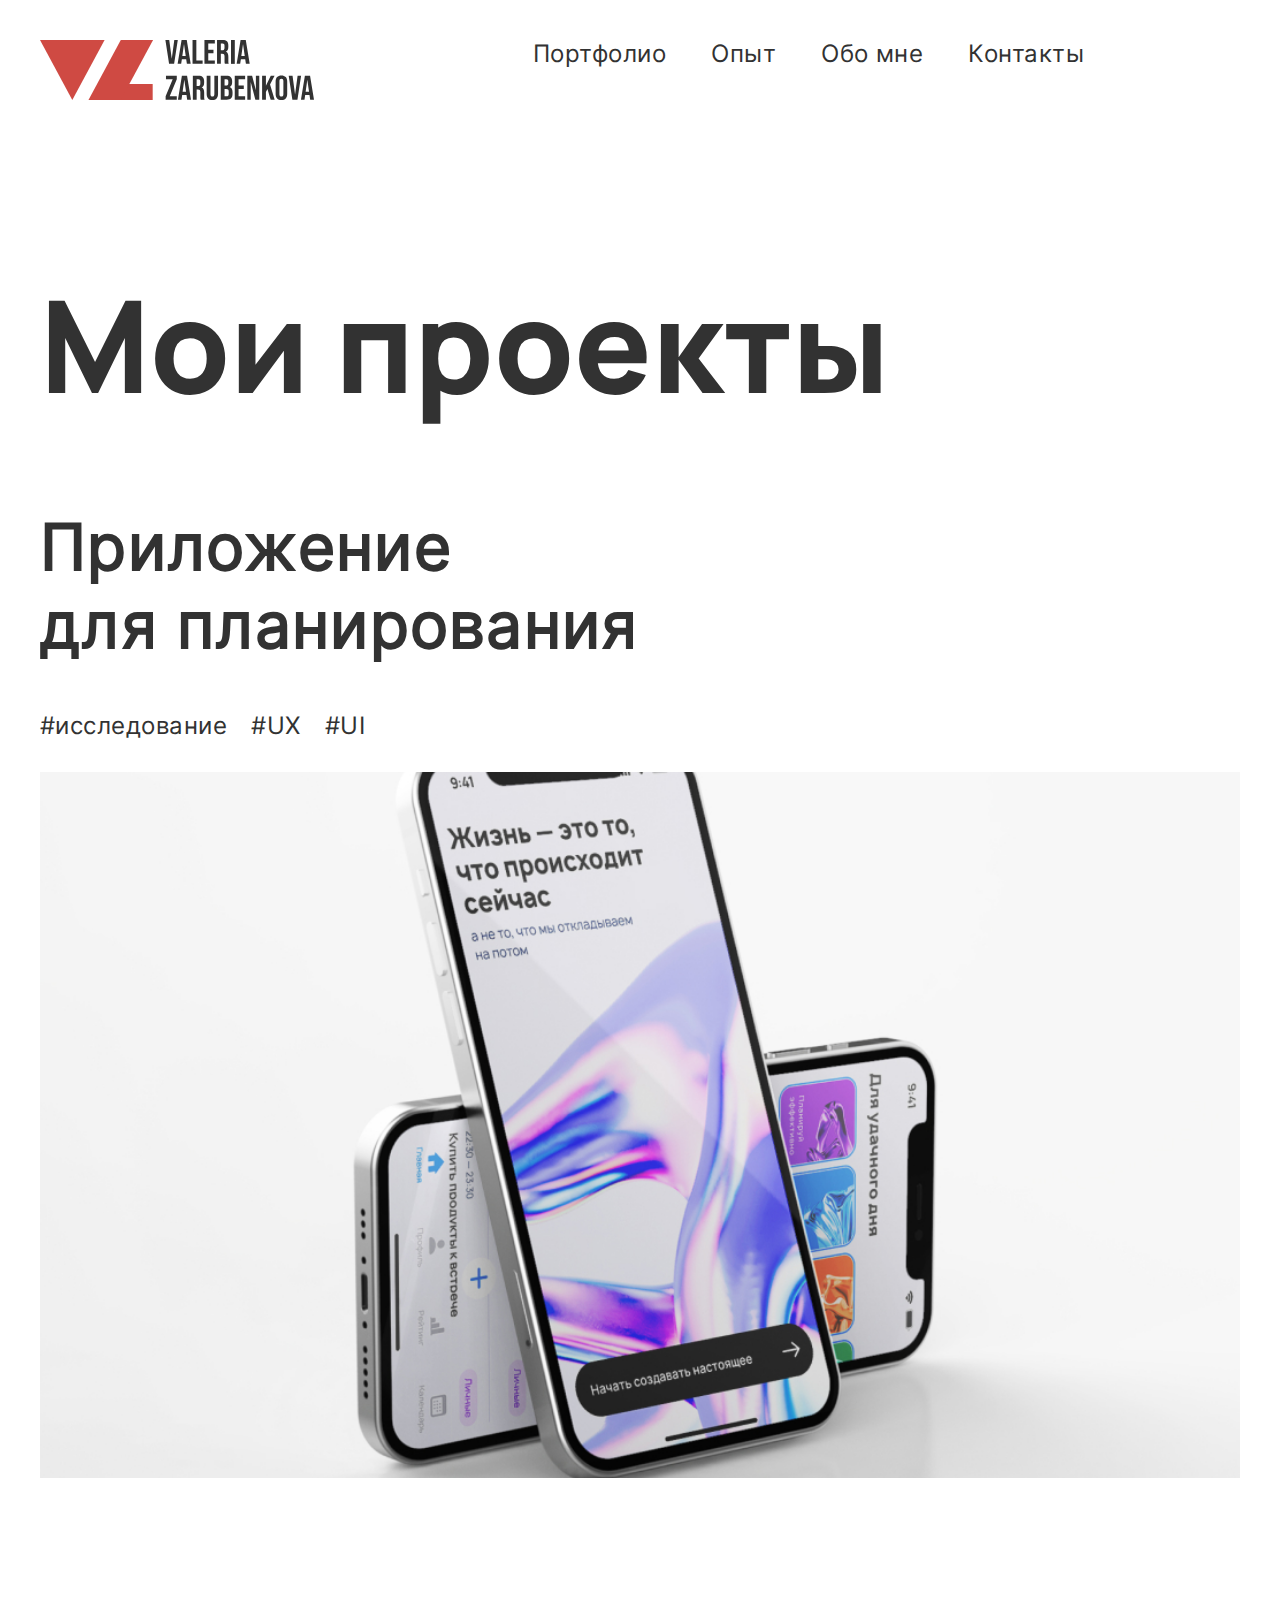
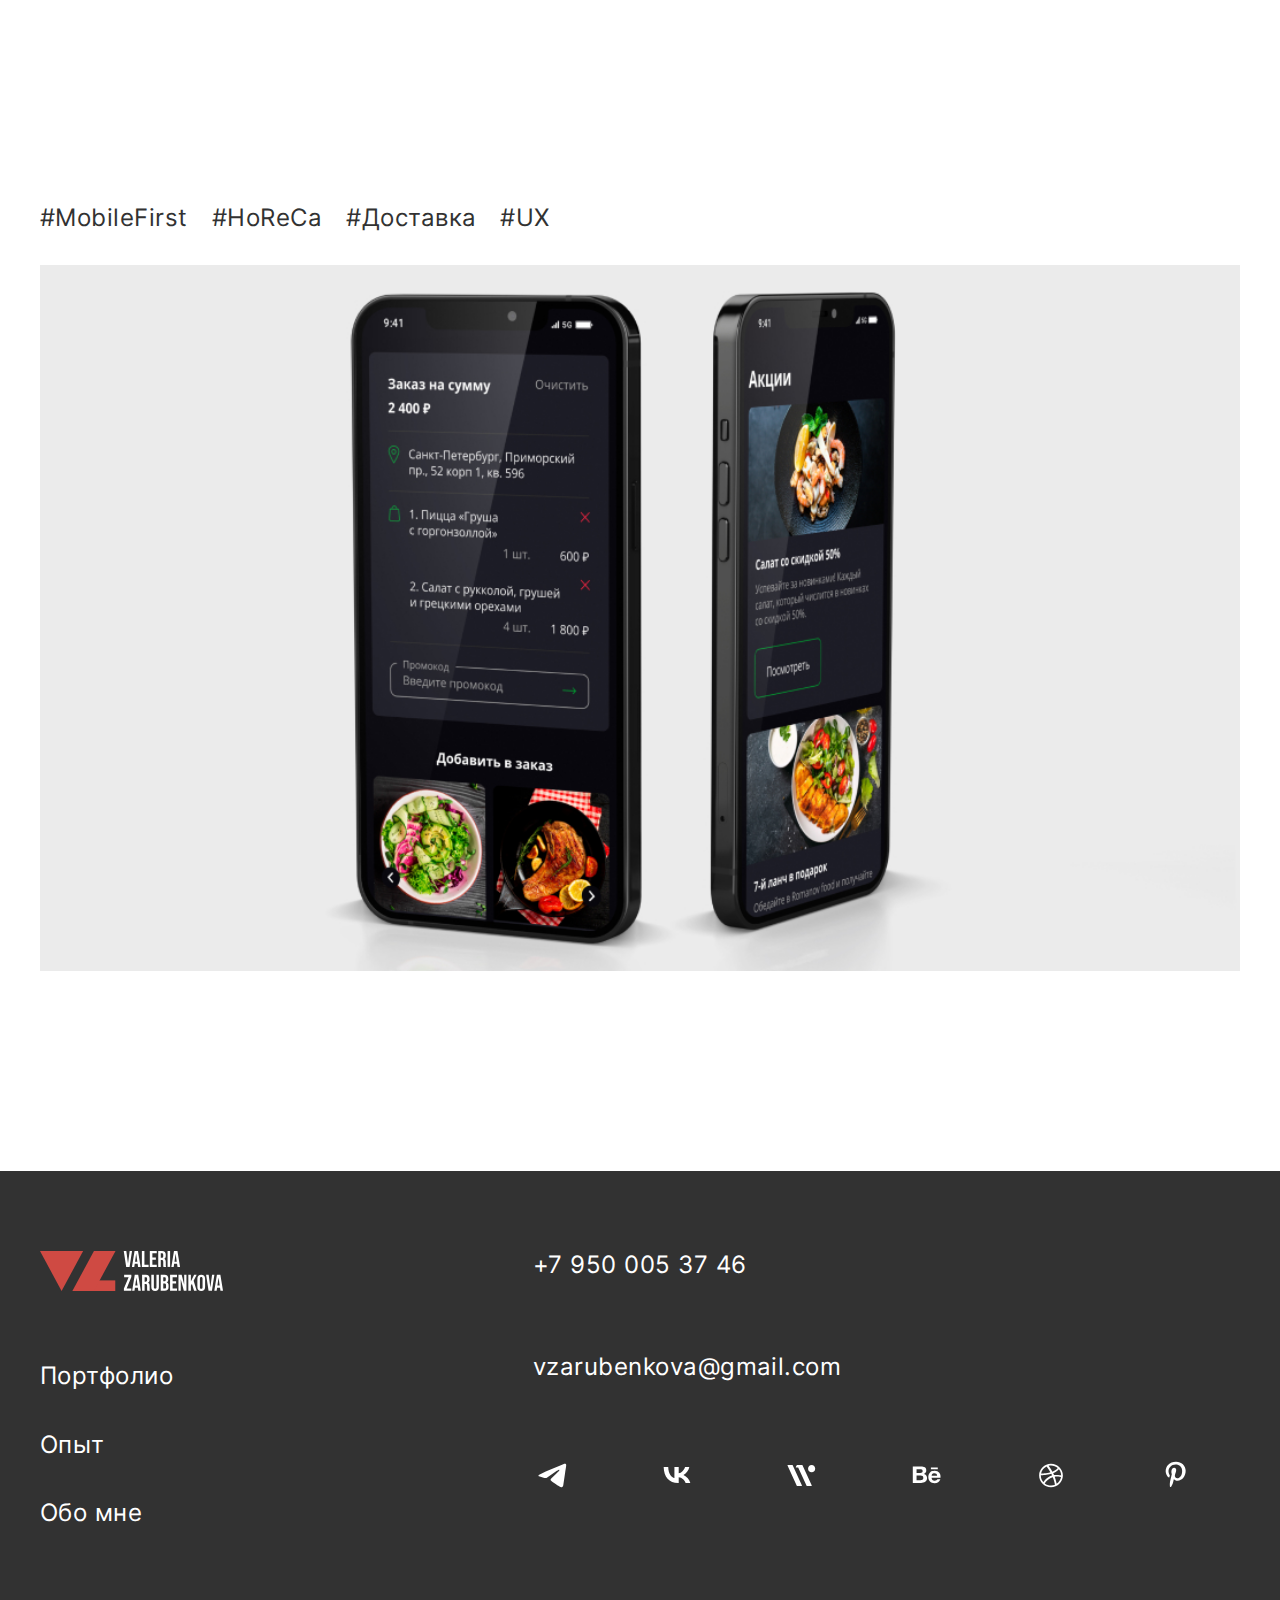
<file: projects/index.html>
<!DOCTYPE html>
<html lang="ru">
<head>
  <meta charset="UTF-8">
  <meta http-equiv="X-UA-Compatible" content="IE=edge">
  <meta name="viewport" content="width=device-width, initial-scale=1.0">
  <title>UX/UI дизайнер</title>
  <link rel="icon" href="../images/icons/favicon.svg" type="image/svg+xml">
  <link rel="preload" href="../fonts/Manrope-SemiBold.woff2" as="font" type="font/woff2" crossorigin>
  <link rel="preload" href="../fonts/Manrope-ExtraBold.woff2" as="font" type="font/woff2" crossorigin>
  <link rel="preload" href="../fonts/Inter-Regular.woff2" as="font" type="font/woff2" crossorigin>
  <link rel="stylesheet" href="../fonts/fonts.css">
  <link rel="stylesheet" href="../styles/tiny-slider.css">
  <link rel="stylesheet" href="../styles/aos.css">
  <link rel="stylesheet" href="../styles/style.css">
  <script src="../js/tiny-slider.js"></script>
  <script src="../js/aos.js"></script>
  <script src="../js/script.js"></script>  
</head>
<body>
  <div class="burger_content limiter">
    <div class="burger_header">
      <div class="burger_logo">
        <img src="../images/icons/logo_light.svg" alt="logotype">
      </div>
      <button class="burger_close"></button>
    </div>
    <nav>
      <ul class="burger_menu">
        <li><a>Портфолио</a></li>
        <li><a href="../#experience">Опыт</a></li>
        <li><a href="../#about">Обо мне</a></li>          
        <li><a href="#contacts">Контакты</a></li>
      </ul>
    </nav>
    <div class="burger_contacts">
      <a class="contact_phone" href="tel:+79500053746">+7 950 005 37 46</a>
      <a href="mailto:vzarubenkova@gmail.com">vzarubenkova@gmail.com</a>
      <div class="soc_list">
        <a class="soc_item telegram" href="#"></a>
        <a class="soc_item vk" href="#"></a>
        <a class="soc_item now" href="#"></a>
        <a class="soc_item behance" href="#"></a>
        <a class="soc_item dribbble" href="#"></a>
        <a class="soc_item pinterest" href="#"></a>
      </div>
    </div>
  </div>
  <header class="limiter">
   <div class="container">
      <a href="/" class="header_logo">
        <img src="../images/icons/logo_dark.svg" alt="logotype">
      </a>
      <nav class="header_nav">
        <ul class="header_menu">
          <li><a>Портфолио</a></li>
          <li><a href="../#experience">Опыт</a></li>
          <li><a href="../#about">Обо мне</a></li>          
          <li><a href="#contacts">Контакты</a></li>
        </ul>
      </nav>
      <button class="header_burger"></button>
   </div>    
  </header>
  <main class="limiter">    
    <section class="projects">
      <div class="container">
        <h1 class="third_column">Мои проекты</h1>
      </div>
      <div class="container project">
        <div class="projects_left">
          <div class="projects_heading">
            <h2 data-aos="fade-up-20" data-aos-duration="700"><a href="./detail.html">Приложение<br> для планирования</a></h2>
          </div>
          <div class="project_tags">
            <div class="project_tag">#исследование</div>
            <div class="project_tag">#UX</div>
            <div class="project_tag">#UI</div>
          </div>
        </div>
        <div class="projects_right">
          <a href="./detail.html">
            <img src="../images/main_project_1.jpg" alt="Приложение для планирования времени">
          </a>      
        </div>
      </div>
      <div class="container project">
        <div class="projects_left">
          <div class="projects_heading">
            <h2 data-aos="fade-up-20" data-aos-duration="700"><a href="./detail.html">Сайт для сети ресторанов</a></h2>
          </div>
          <div class="project_tags">
            <div class="project_tag">#MobileFirst</div>
            <div class="project_tag">#HoReCa</div>
            <div class="project_tag">#Доставка</div>
            <div class="project_tag">#UX</div>
          </div>
        </div>
        <div class="projects_right">
          <a href="./detail.html"><img src="../images/main_project_2.jpg" alt="Сайт для сети ресторанов"></a>           
        </div>
      </div>
    </section>
  </main>
  <footer id="contacts">
    <div class="limiter container">
      <div class="footer_left">
        <a href="/"><img class="footer_logo" src="../images/icons/logo_light.svg"></a>
        <nav>
          <ul>
            <li><a>Портфолио</a></li>
            <li><a href="../#experience">Опыт</a></li>
            <li><a href="../#about">Обо мне</a></li>
          </ul>
        </nav>
      </div>
      <div class="footer_right">
        <a class="contact_phone" href="tel:+79500053746">+7 950 005 37 46</a>
        <a class="contact_email" href="mailto:vzarubenkova@gmail.com">vzarubenkova@gmail.com</a>
        <div class="soc_list">
          <a class="soc_item telegram" href="#"></a>
          <a class="soc_item vk" href="#"></a>
          <a class="soc_item now" href="#"></a>
          <a class="soc_item behance" href="#"></a>
          <a class="soc_item dribbble" href="#"></a>
          <a class="soc_item pinterest" href="#"></a>
        </div>
      </div>
    </div>
  </footer>
</body>
</html>
</file>
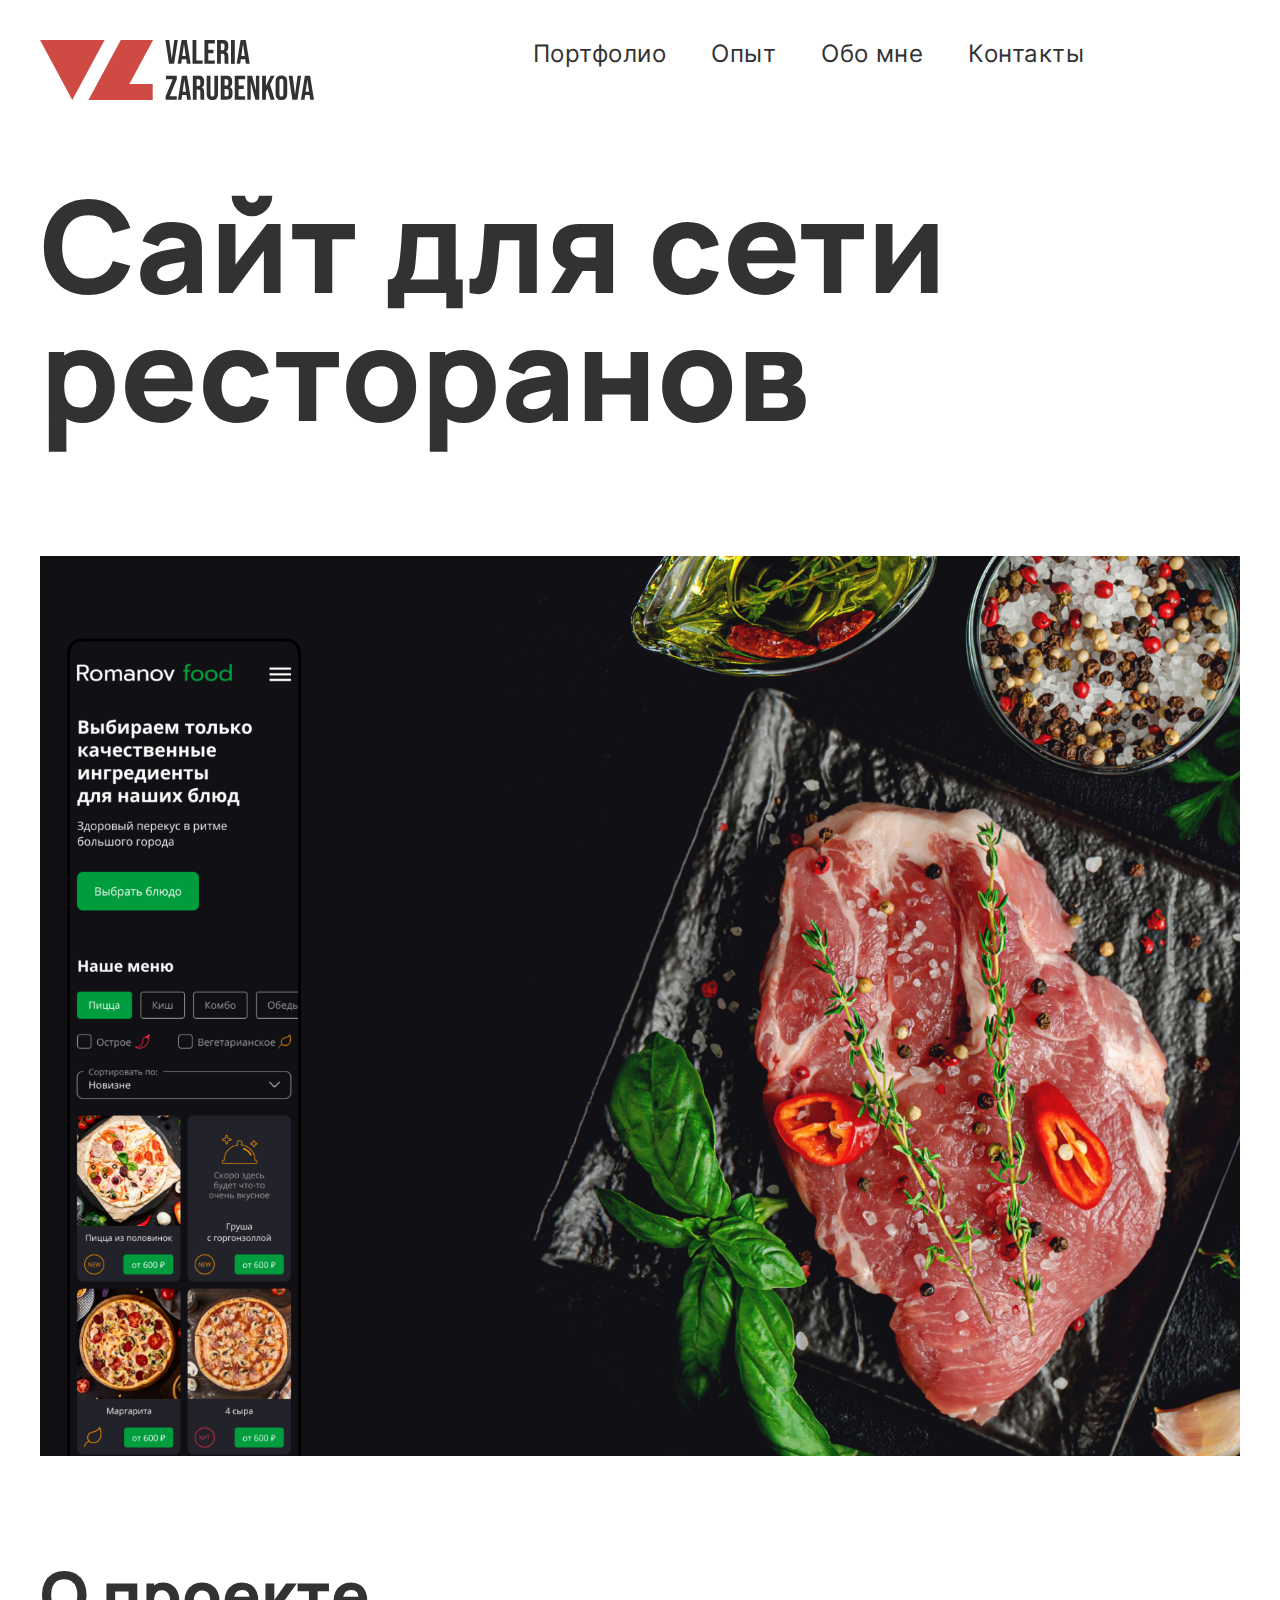
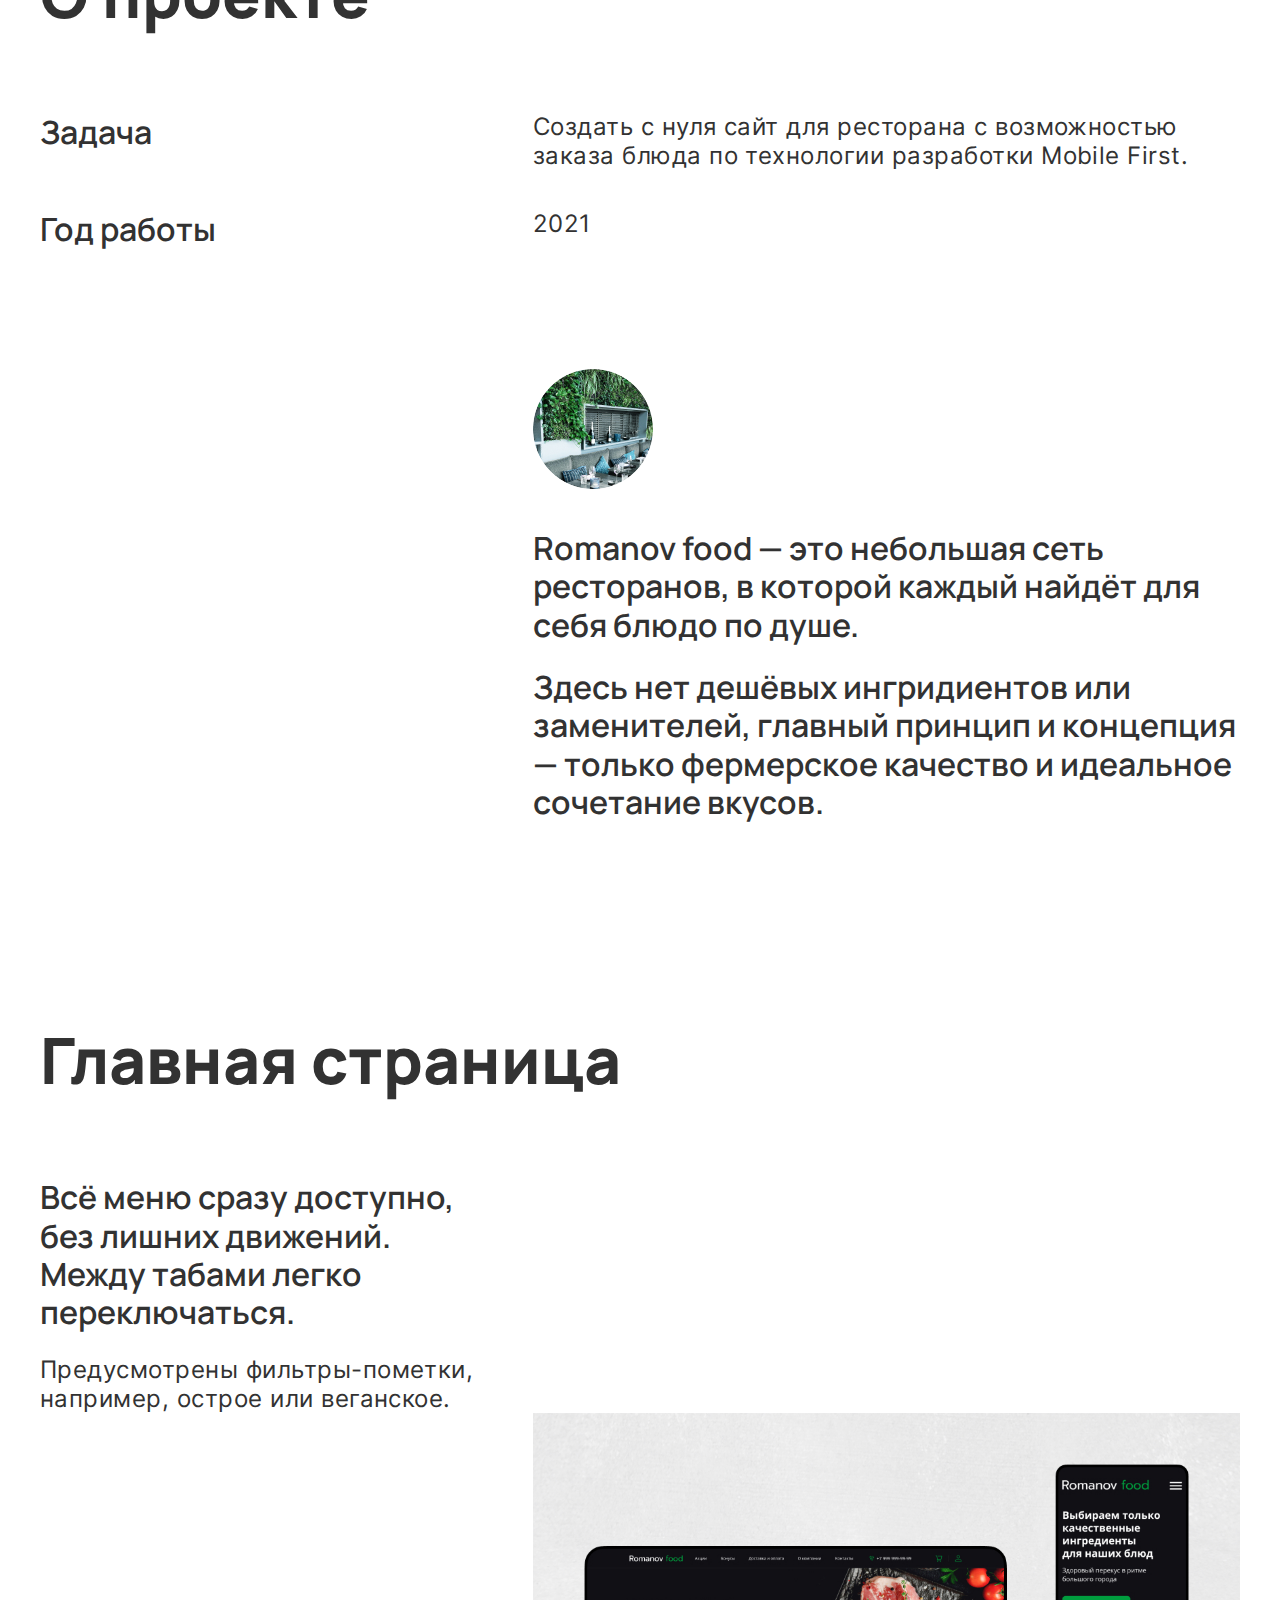
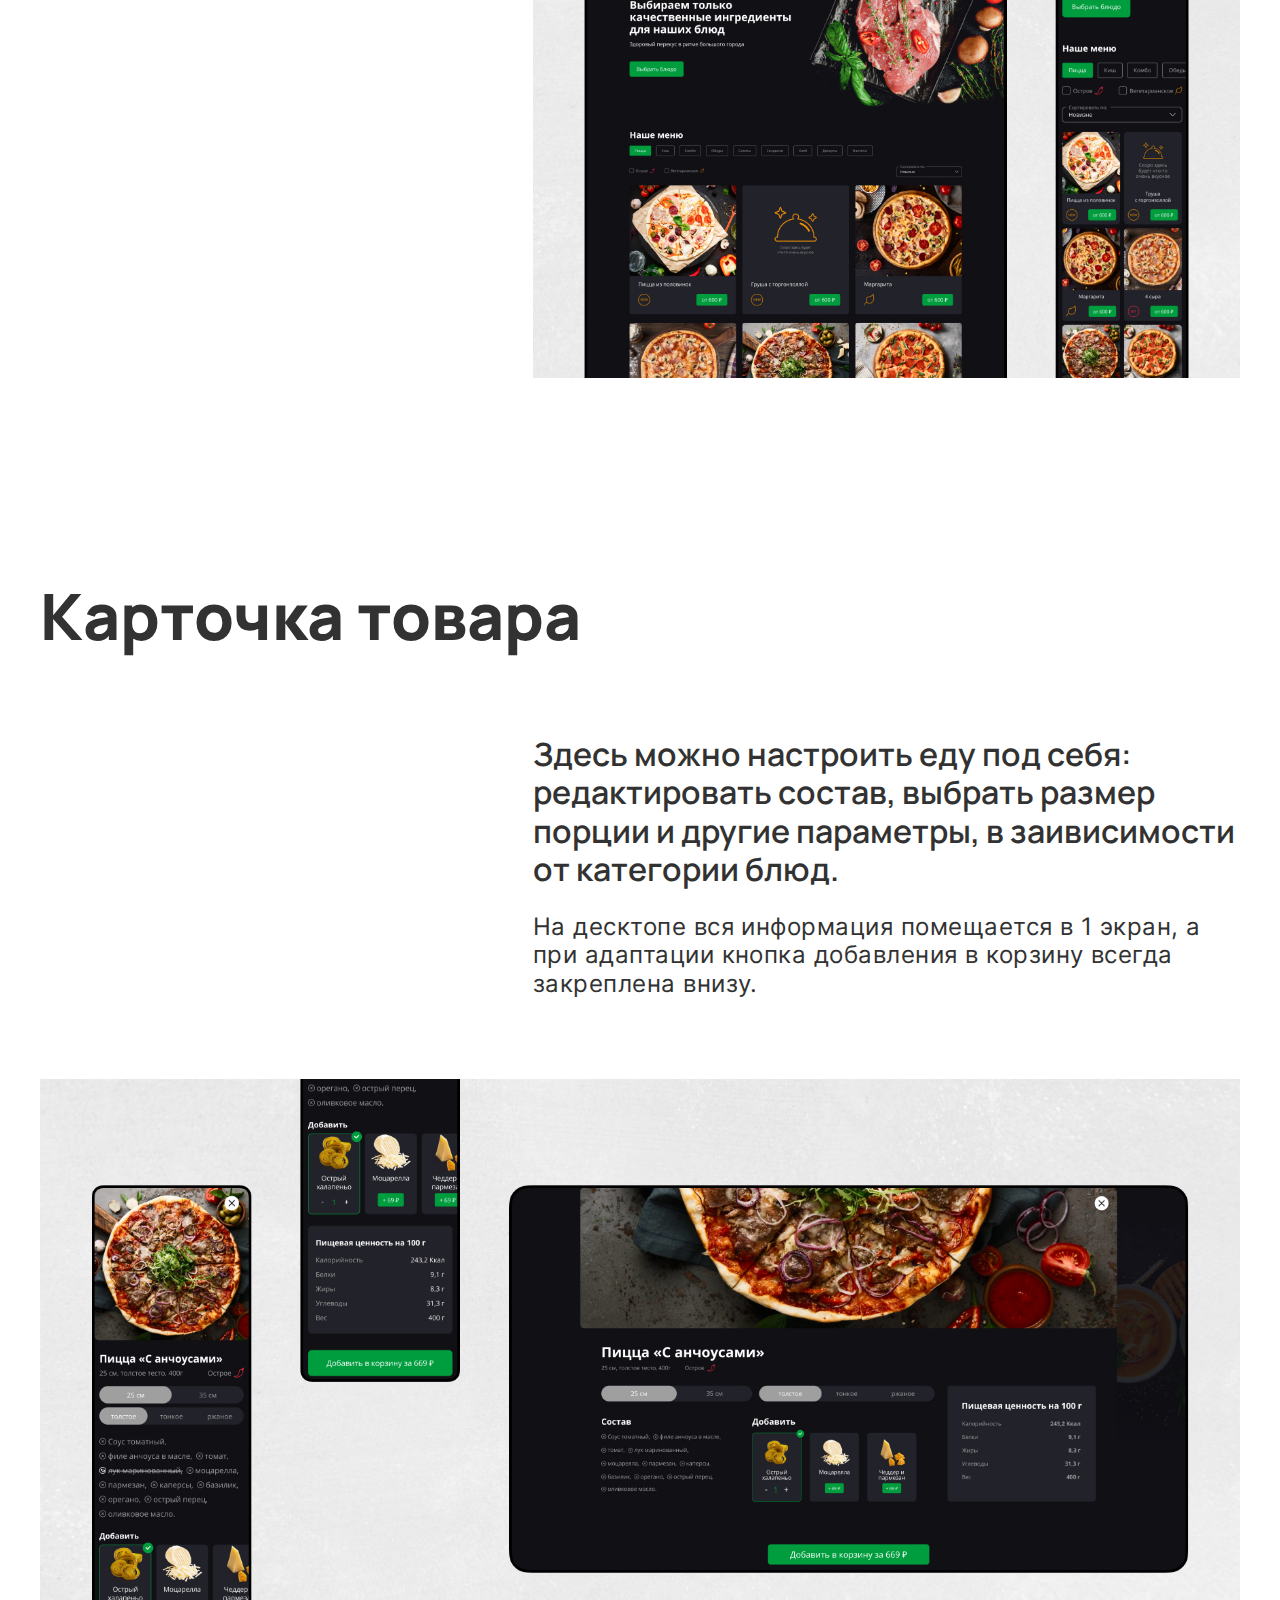
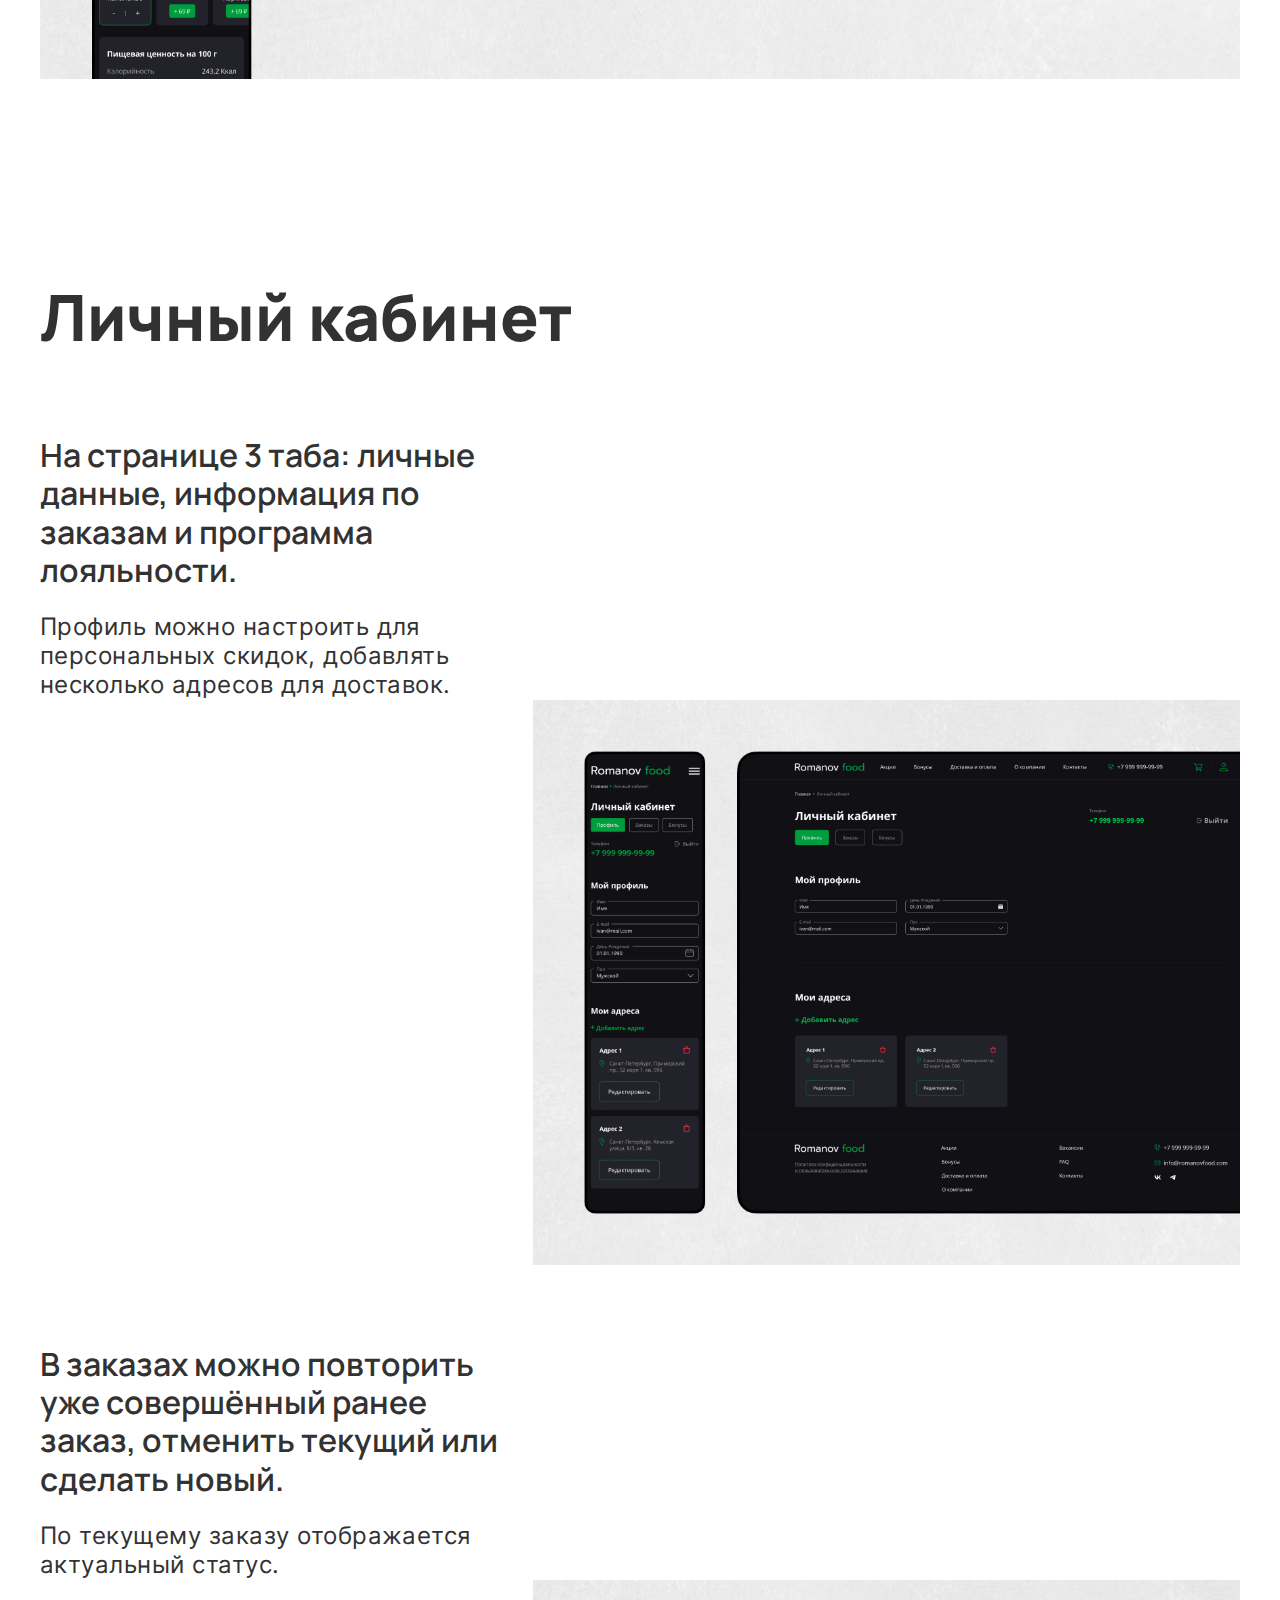
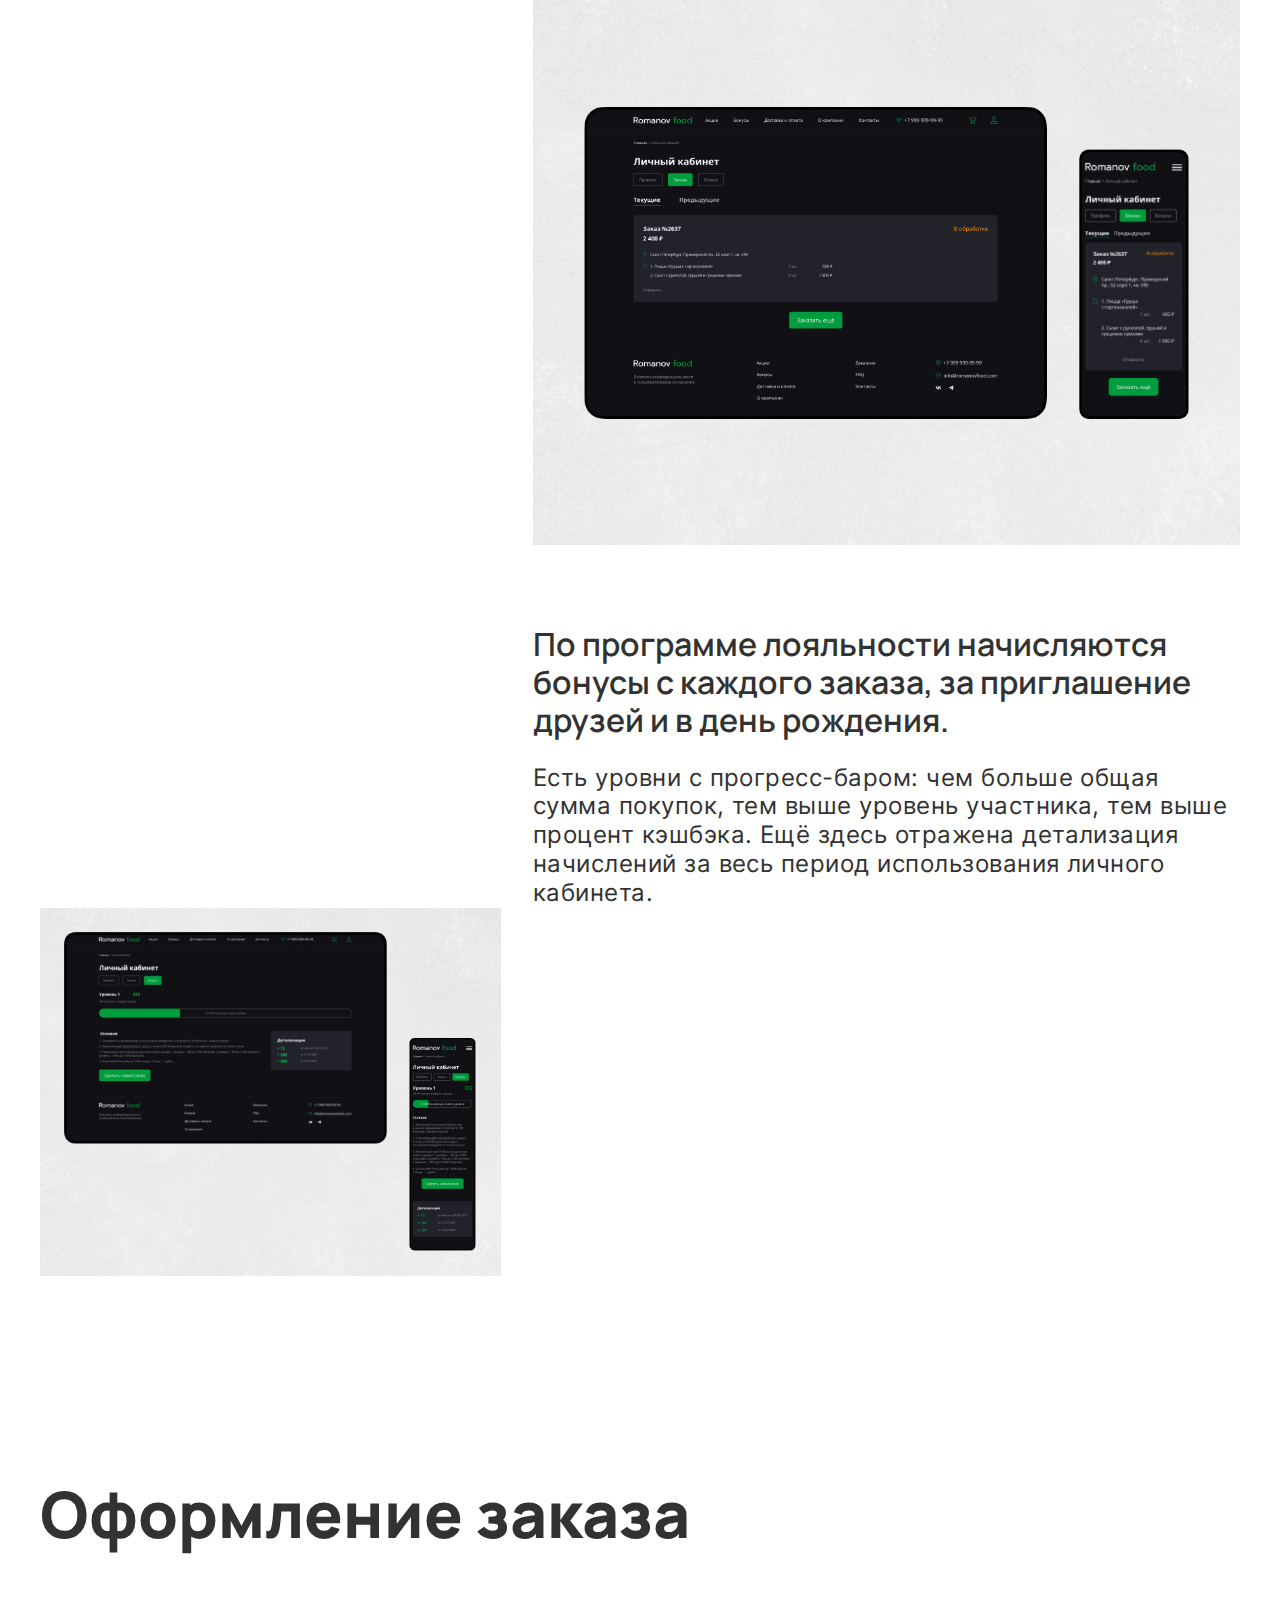
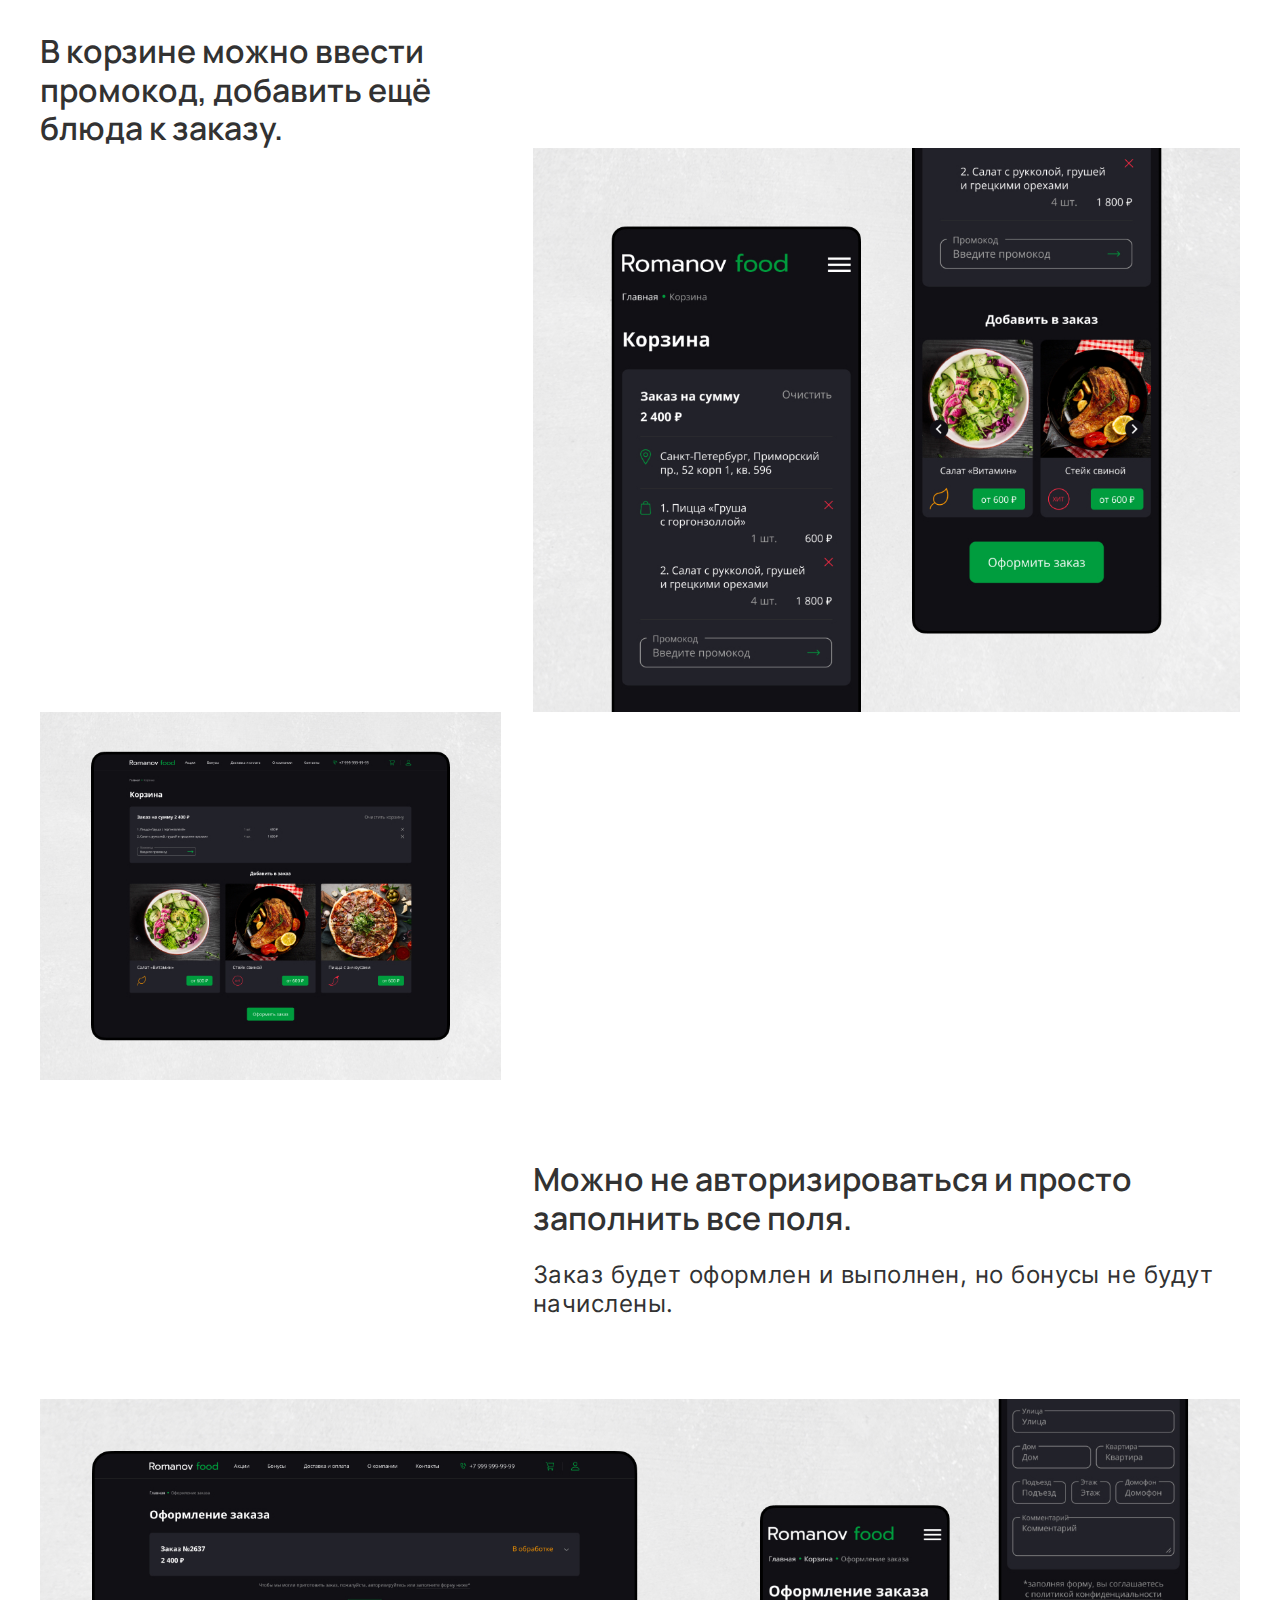
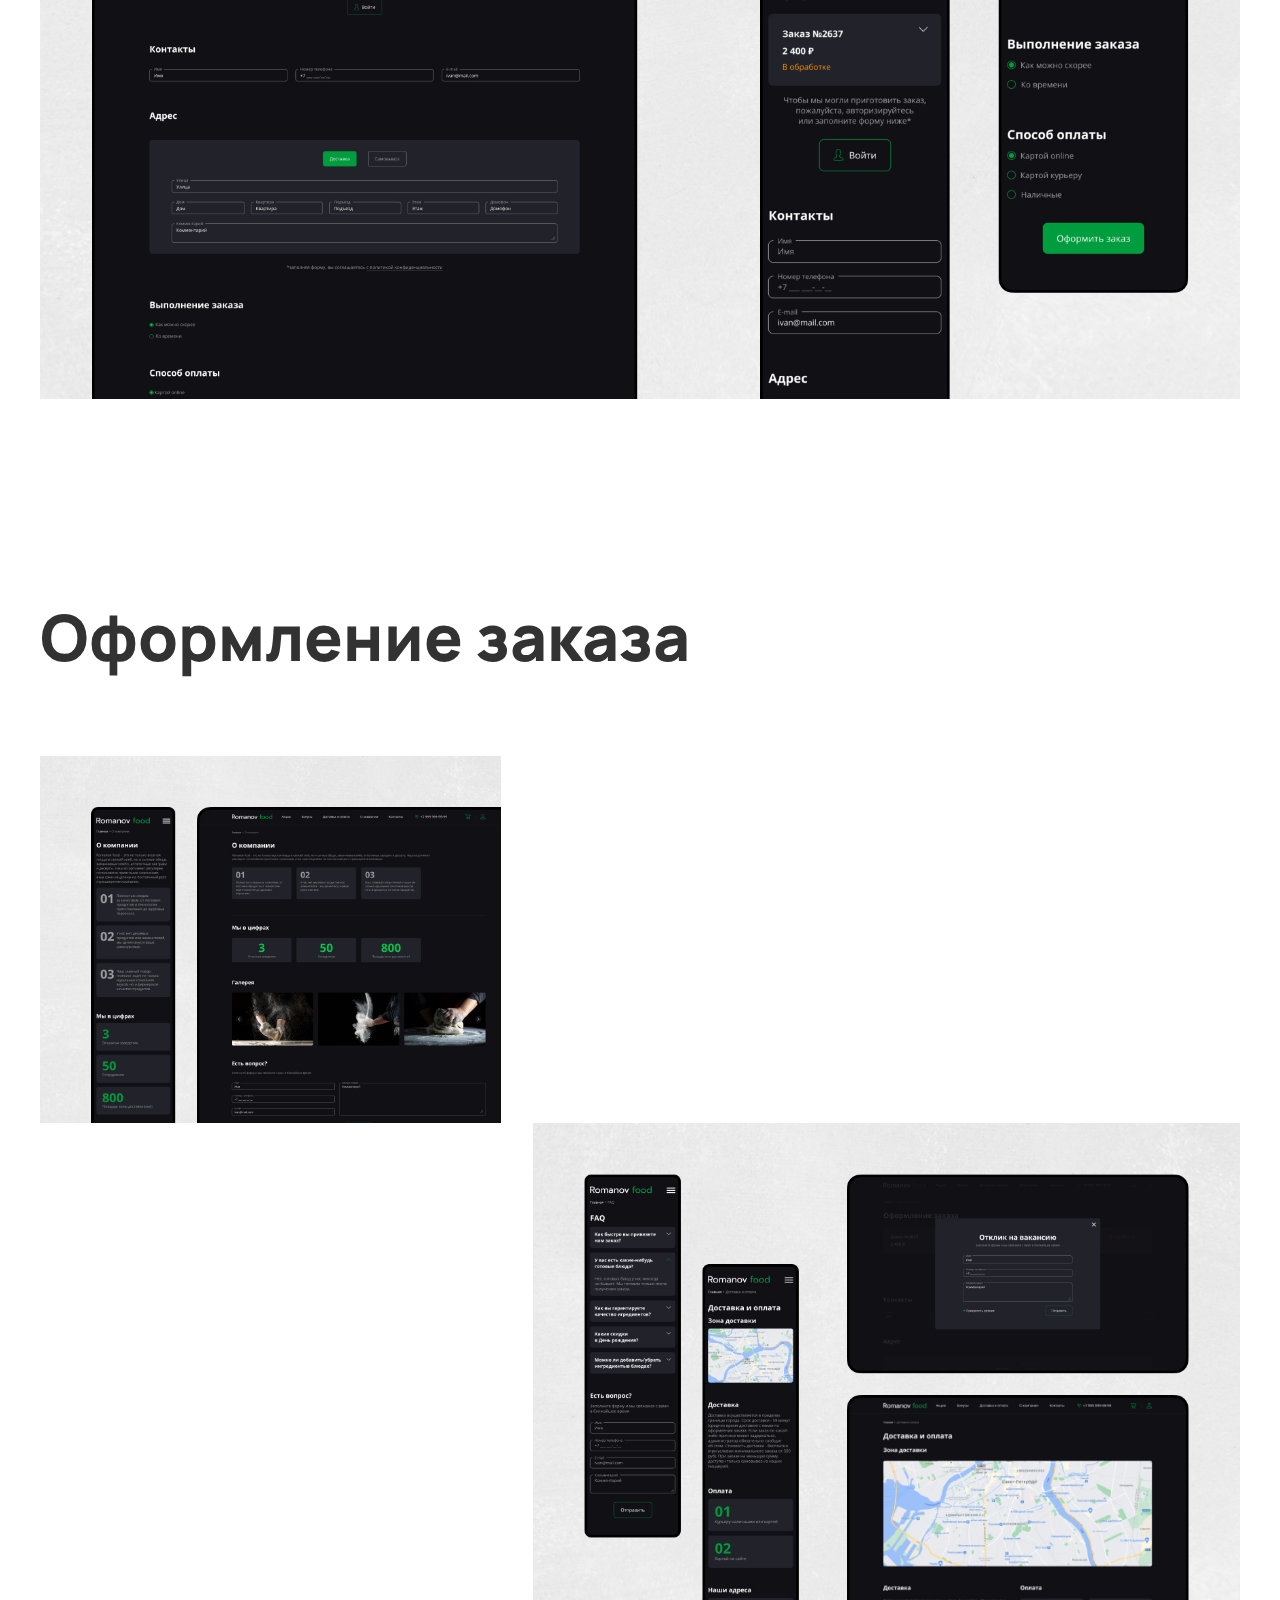
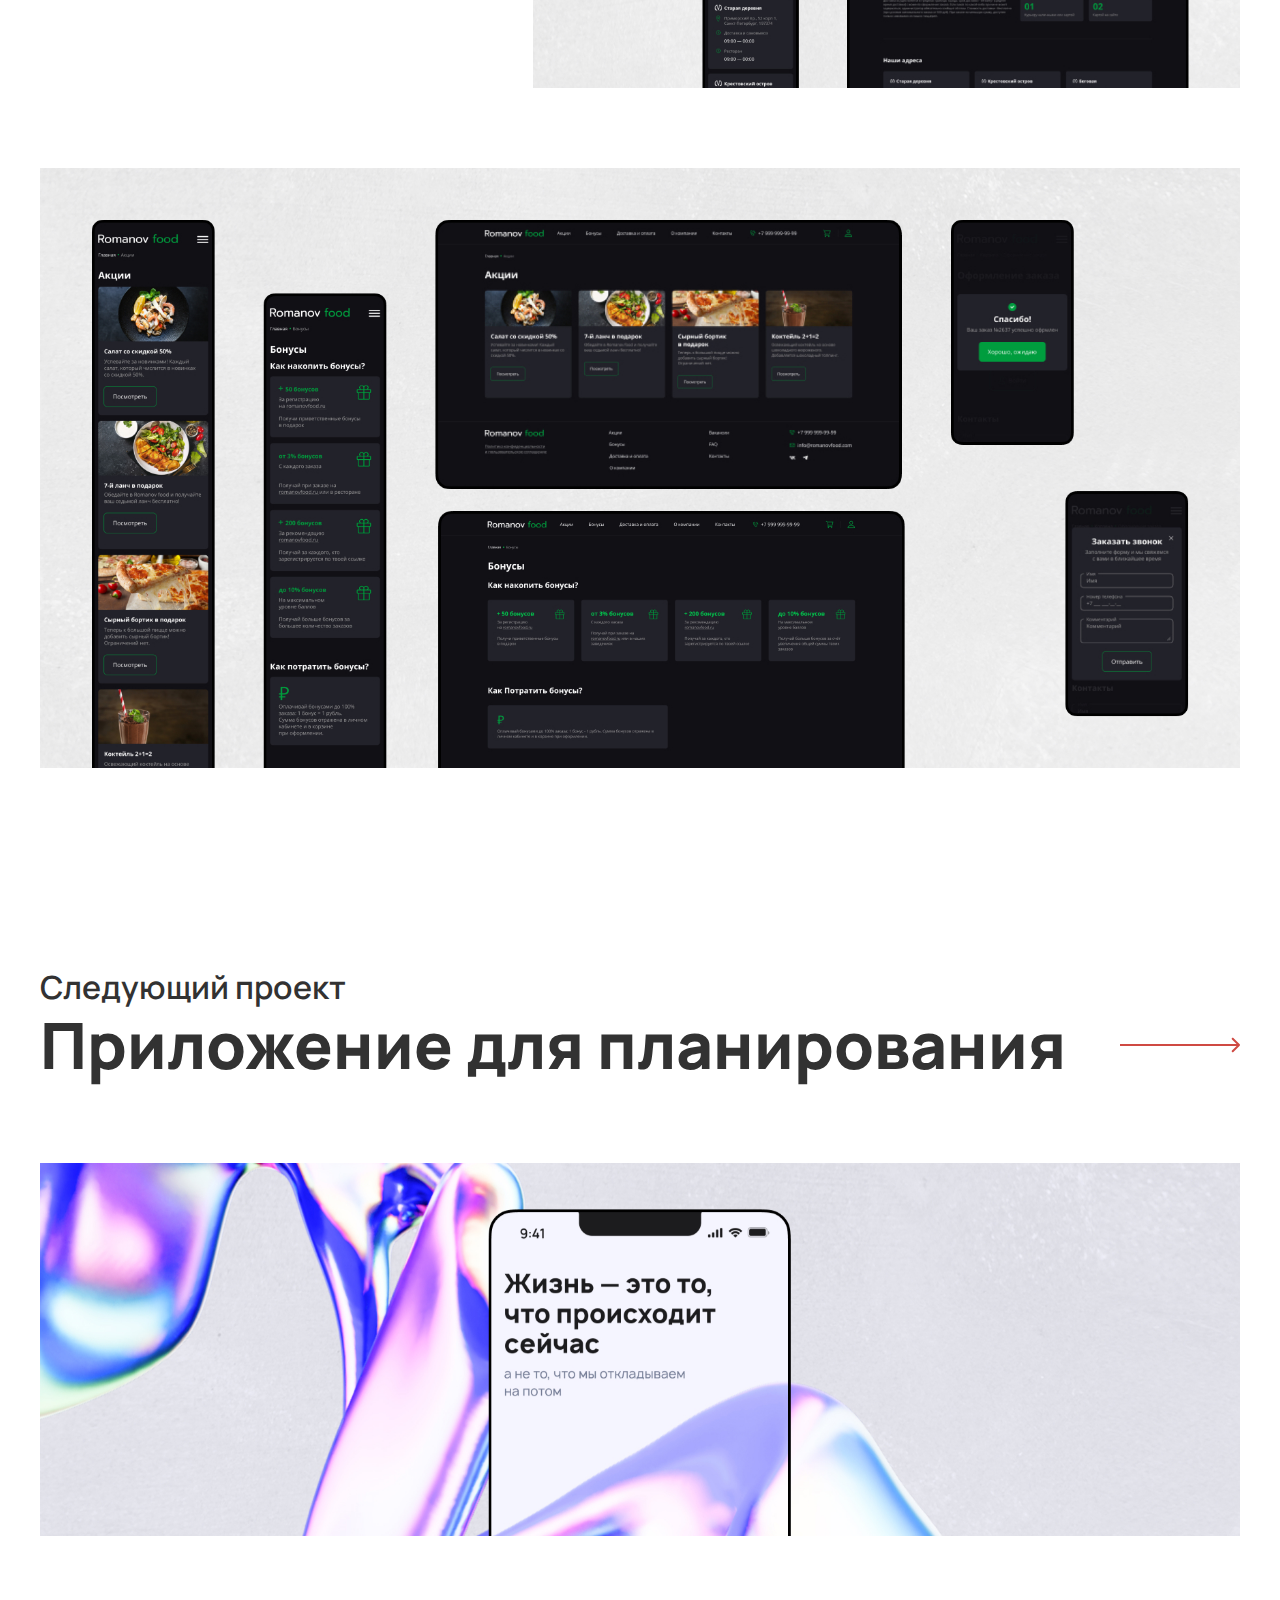
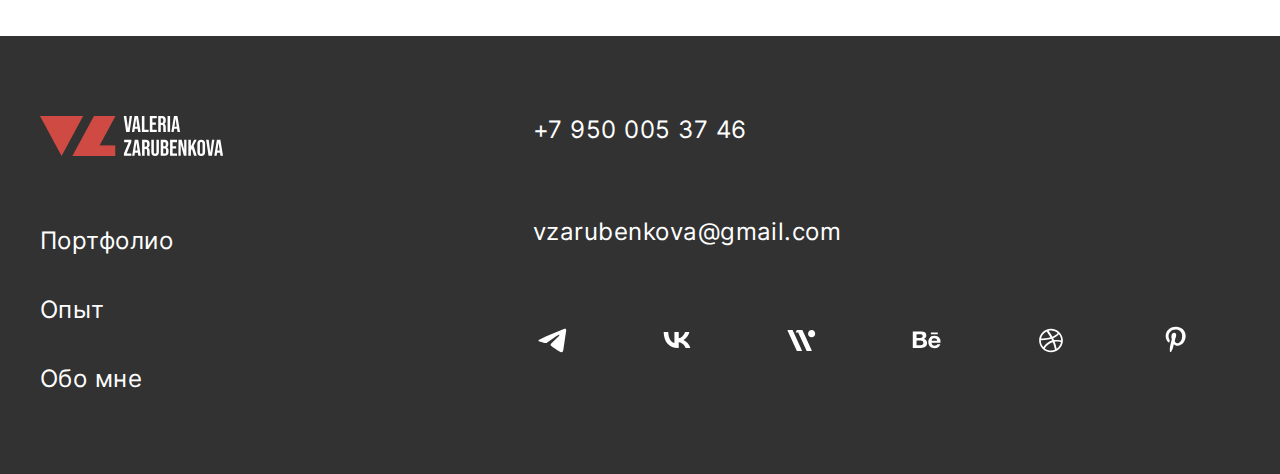
<file: projects/detail.html>
<!DOCTYPE html>
<html lang="ru">
<head>
  <meta charset="UTF-8">
  <meta http-equiv="X-UA-Compatible" content="IE=edge">
  <meta name="viewport" content="width=device-width, initial-scale=1.0">
  <title>UX/UI дизайнер</title>
  <link rel="icon" href="../images/icons/favicon.svg" type="image/svg+xml">
  <link rel="preload" href="../fonts/Manrope-SemiBold.woff2" as="font" type="font/woff2" crossorigin>
  <link rel="preload" href="../fonts/Manrope-ExtraBold.woff2" as="font" type="font/woff2" crossorigin>
  <link rel="preload" href="../fonts/Inter-Regular.woff2" as="font" type="font/woff2" crossorigin>
  <link rel="stylesheet" href="../fonts/fonts.css">
  <link rel="stylesheet" href="../styles/tiny-slider.css">
  <link rel="stylesheet" href="../styles/aos.css">
  <link rel="stylesheet" href="../styles/style.css">
  <link rel="stylesheet" href="../styles/detail.css">
  <script src="../js/tiny-slider.js"></script>
  <script src="../js/aos.js"></script>
  <script src="../js/script.js"></script>  
</head>
<body>
  <div class="burger_content limiter">
    <div class="burger_header">
      <div class="burger_logo">
        <img src="../images/icons/logo_light.svg" alt="logotype">
      </div>
      <button class="burger_close"></button>
    </div>
    <nav>
      <ul class="burger_menu">
        <li><a>Портфолио</a></li>
        <li><a href="../#experience">Опыт</a></li>
        <li><a href="../#about">Обо мне</a></li>          
        <li><a href="#contacts">Контакты</a></li>
      </ul>
    </nav>
    <div class="burger_contacts">
      <a class="contact_phone" href="tel:+79500053746">+7 950 005 37 46</a>
      <a href="mailto:vzarubenkova@gmail.com">vzarubenkova@gmail.com</a>
      <div class="soc_list">
        <a class="soc_item telegram" href="#"></a>
        <a class="soc_item vk" href="#"></a>
        <a class="soc_item now" href="#"></a>
        <a class="soc_item behance" href="#"></a>
        <a class="soc_item dribbble" href="#"></a>
        <a class="soc_item pinterest" href="#"></a>
      </div>
    </div>
  </div>
  <header class="limiter">
   <div class="container">
      <a href="/" class="header_logo">
        <img src="../images/icons/logo_dark.svg" alt="logotype">
      </a>
      <nav class="header_nav">
        <ul class="header_menu">
          <li><a>Портфолио</a></li>
          <li><a href="../#experience">Опыт</a></li>
          <li><a href="../#about">Обо мне</a></li>          
          <li><a href="#contacts">Контакты</a></li>
        </ul>
      </nav>
      <button class="header_burger"></button>
   </div>    
  </header>
  <main class="limiter project_page">
    <h1>Сайт для сети ресторанов</h1>
    <div class="project_cover">
      <img src="../images/cover_1.jpg" alt="Сайт для сети ресторанов">
    </div>
    <section class="about_project">
      <div class="hgroup">
        <h2>О проекте</h2>
      </div>
      <div class="container">
        <div class="two_column-left text">
          <h3>Задача</h3>
        </div>
        <div class="three_column-right text">
          <p>Создать с нуля сайт для ресторана с возможностью заказа блюда по технологии разработки Mobile First.</p>
        </div>
      </div>
      <div class="container">
        <div class="two_column-left text">
          <h3>Год работы</h3>
        </div>
        <div class="three_column-right text">
          <p>2021</p>
        </div>
      </div>
      <div class="container">
        <div class="three_column-right text">
          <div class="avatar_project" style="background-image: url('../images/avatar_project.jpg');"></div>
          <p class="h3">Romanov food — это небольшая сеть ресторанов, в которой каждый найдёт для себя блюдо по душе.</p>
          <p class="h3">Здесь нет дешёвых ингридиентов или заменителей, главный принцип и концепция — только фермерское качество и идеальное сочетание вкусов.</p>
        </div>
      </div>
    </section>
    <section>
      <div class="hgroup">
        <h2>Главная страница</h2>
      </div>
      <div class="container">
        <div class="two_column-left text">
          <p class="h3">Всё меню сразу доступно, без лишних движений. Между табами легко переключаться.</p>
          <p>Предусмотрены фильтры-пометки, например, острое или веганское.</p>
        </div>
      </div>
      <div class="container">
        <div class="three_column-right">
          <img src="../images/project_1.jpg" alt="">
        </div>
      </div>
    </section>
    <section>
      <div class="hgroup">
        <h2>Карточка товара</h2>
      </div>
      <div class="container">
        <div class="three_column-right text">
          <p class="h3">Здесь можно настроить еду под себя: редактировать состав, выбрать размер порции и другие параметры,
            в заивисимости от категории блюд. </p>
          <p>На десктопе вся информация помещается в 1 экран, а при адаптации кнопка добавления в корзину всегда закреплена внизу.</p>
        </div>
      </div>
      <div class="container">
        <div class="five_column">
          <img src="../images/project_2.jpg" alt="">
        </div>
      </div>
    </section>
    <section>
      <div class="hgroup">
        <h2>Личный кабинет</h2>
      </div>
      <div class="container">
        <div class="two_column-left text">
          <p class="h3">На странице 3 таба: личные данные, информация по заказам и программа лояльности.</p>
          <p>Профиль можно настроить для персональных скидок,
            добавлять несколько адресов для доставок.</p>
        </div>
      </div>
      <div class="container">
        <div class="three_column-right">
          <img src="../images/project_3.jpg" alt="">
        </div>
      </div>
      <div class="container">
        <div class="five_column"></div>
      </div>
      <div class="container">
        <div class="two_column-left text">
          <p class="h3">В заказах можно повторить уже совершённый ранее заказ, отменить текущий или сделать новый.</p>
          <p>По текущему заказу отображается актуальный статус.</p>
        </div>
      </div>
      <div class="container">
        <div class="three_column-right">
          <img src="../images/project_4.jpg" alt="">
        </div>
      </div>
      <div class="container">
        <div class="five_column"></div>
      </div>
      <div class="container">
        <div class="three_column-right text">
          <p class="h3">По программе лояльности начисляются бонусы с каждого заказа, за приглашение друзей и в день рождения.</p>
          <p>Есть уровни с прогресс-баром: чем больше общая сумма покупок, тем выше уровень участника, тем выше процент кэшбэка. Ещё здесь отражена детализация начислений за весь период использования личного кабинета.</p>
        </div>
      </div>
      <div class="container">
        <div class="two_column-left">
          <img src="../images/project_5.jpg" alt="">
        </div>
      </div>
    </section>
    <section>
      <div class="hgroup">
        <h2>Оформление заказа</h2>
      </div>
      <div class="container">
        <div class="two_column-left text">
          <p class="h3">В корзине можно ввести промокод, добавить ещё блюда к заказу.</p>
        </div>
      </div>
      <div class="container">
        <div class="three_column-right">
          <img src="../images/project_6.jpg" alt="">
        </div>
      </div>
      <div class="container">
        <div class="two_column-left">
          <img src="../images/project_7.jpg" alt="">
        </div>
      </div>
      <div class="container">
        <div class="five_column"></div>
      </div>
      <div class="container">
        <div class="three_column-right text">
          <p class="h3">Можно не авторизироваться и просто заполнить все поля.</p>
          <p>Заказ будет оформлен и выполнен, но бонусы не будут начислены.</p>
        </div>
      </div>
      <div class="container">
        <div class="five_column"><img src="../images/project_8.jpg" alt=""></div>
      </div>
    </section>
    <section>
      <div class="hgroup">
        <h2>Оформление заказа</h2>
      </div>
      <div class="container">
        <div class="two_column-left">
          <img src="../images/project_9.jpg" alt="">
        </div>
      </div>
      <div class="container">
        <div class="three_column-right">
          <img src="../images/project_10.jpg" alt="">
        </div>
      </div>
      <div class="container">
        <div class="five_column"><img src="../images/project_11.jpg" alt=""></div>
      </div>
    </section>
    <section class="other_project">
      <div class="hgroup hlink">
        <h3>Следующий проект</h3>
        <a class="h2" href="./detail.html">Приложение для планирования</a>
      </div>
      <div class="container"><img src="../images/project_other.jpg" alt=""></div>
    </section>
  </main>
  <footer id="contacts">
    <div class="limiter container">
      <div class="footer_left">
        <a href="/"><img class="footer_logo" src="../images/icons/logo_light.svg"></a>
        <nav>
          <ul>
            <li><a>Портфолио</a></li>
            <li><a href="../#experience">Опыт</a></li>
            <li><a href="../#about">Обо мне</a></li>
          </ul>
        </nav>
      </div>
      <div class="footer_right">
        <a class="contact_phone" href="tel:+79500053746">+7 950 005 37 46</a>
        <a class="contact_email" href="mailto:vzarubenkova@gmail.com">vzarubenkova@gmail.com</a>
        <div class="soc_list">
          <a class="soc_item telegram" href="#"></a>
          <a class="soc_item vk" href="#"></a>
          <a class="soc_item now" href="#"></a>
          <a class="soc_item behance" href="#"></a>
          <a class="soc_item dribbble" href="#"></a>
          <a class="soc_item pinterest" href="#"></a>
        </div>
      </div>
    </div>
  </footer>
</body>
</html>
</file>
<file: fonts/fonts.css>
@font-face {
  font-family: 'Manrope';
  src: url('./Manrope-SemiBold.eot');
  src: url('./Manrope-SemiBold.eot?#iefix') format('embedded-opentype'),
       url('./Manrope-SemiBold.otf') format('otf'),
       url('./Manrope-SemiBold.ttf') format('truetype'),
       url('./Manrope-SemiBold.woff') format('woff'),
       url('./Manrope-SemiBold.woff2') format('woff2');
  font-weight: 600;
  font-style: normal;
  font-display: swap;
}

@font-face {
  font-family: 'Manrope';
  src: url('./Manrope-ExtraBold.eot');
  src: url('./Manrope-ExtraBold.eot?#iefix') format('embedded-opentype'),
       url('./Manrope-ExtraBold.otf') format('otf'),
       url('./Manrope-ExtraBold.ttf') format('truetype'),
       url('./Manrope-ExtraBold.woff') format('woff'),
       url('./Manrope-ExtraBold.woff2') format('woff2');
  font-weight: 800;
  font-style: normal;
  font-display: swap;
}

@font-face {
  font-family: 'Inter';
  src: url('./Inter-Regular.eot');
  src: url('./Inter-Regular.eot?#iefix') format('embedded-opentype'),
      url('./Inter-Regular.woff2') format('woff2'),
      url('./Inter-Regular.woff') format('woff'),
      url('./Inter-Regular.ttf') format('truetype');
  font-weight: normal;
  font-style: normal;
  font-display: swap;
}
</file>
<file: styles/tiny-slider.css>
.tns-outer{padding:0 !important}.tns-outer [hidden]{display:none !important}.tns-outer [aria-controls],.tns-outer [data-action]{cursor:pointer}.tns-slider{-webkit-transition:all 0s;-moz-transition:all 0s;transition:all 0s}.tns-slider>.tns-item{-webkit-box-sizing:border-box;-moz-box-sizing:border-box;box-sizing:border-box}.tns-horizontal.tns-subpixel{white-space:nowrap}.tns-horizontal.tns-subpixel>.tns-item{display:inline-block;vertical-align:top;white-space:normal}.tns-horizontal.tns-no-subpixel:after{content:'';display:table;clear:both}.tns-horizontal.tns-no-subpixel>.tns-item{float:left}.tns-horizontal.tns-carousel.tns-no-subpixel>.tns-item{margin-right:-100%}.tns-no-calc{position:relative;left:0}.tns-gallery{position:relative;left:0;min-height:1px}.tns-gallery>.tns-item{position:absolute;left:-100%;-webkit-transition:transform 0s, opacity 0s;-moz-transition:transform 0s, opacity 0s;transition:transform 0s, opacity 0s}.tns-gallery>.tns-slide-active{position:relative;left:auto !important}.tns-gallery>.tns-moving{-webkit-transition:all 0.25s;-moz-transition:all 0.25s;transition:all 0.25s}.tns-autowidth{display:inline-block}.tns-lazy-img{-webkit-transition:opacity 0.6s;-moz-transition:opacity 0.6s;transition:opacity 0.6s;opacity:0.6}.tns-lazy-img.tns-complete{opacity:1}.tns-ah{-webkit-transition:height 0s;-moz-transition:height 0s;transition:height 0s}.tns-ovh{overflow:hidden}.tns-visually-hidden{position:absolute;left:-10000em}.tns-transparent{opacity:0;visibility:hidden}.tns-fadeIn{opacity:1;filter:alpha(opacity=100);z-index:0}.tns-normal,.tns-fadeOut{opacity:0;filter:alpha(opacity=0);z-index:-1}.tns-vpfix{white-space:nowrap}.tns-vpfix>div,.tns-vpfix>li{display:inline-block}.tns-t-subp2{margin:0 auto;width:310px;position:relative;height:10px;overflow:hidden}.tns-t-ct{width:2333.3333333%;width:-webkit-calc(100% * 70 / 3);width:-moz-calc(100% * 70 / 3);width:calc(100% * 70 / 3);position:absolute;right:0}.tns-t-ct:after{content:'';display:table;clear:both}.tns-t-ct>div{width:1.4285714%;width:-webkit-calc(100% / 70);width:-moz-calc(100% / 70);width:calc(100% / 70);height:10px;float:left}

/*# sourceMappingURL=/sourcemaps/tiny-slider.css.map */
</file>
<file: styles/style.css>
:root {
  --color-primary: #323232;
  --color-accent: #CF4A43;
  --color-white: #FFFFFF;
  font-size: 24px;
  color: var(--color-primary);
  line-height: 1.2;
}

* {
  margin: 0;
  padding: 0;
  box-sizing: border-box;
  font-family: 'Inter', sans-serif;
  letter-spacing: 0.02em;
  scroll-behavior: smooth;
}

h1 {
  font-size: 128px;
  line-height: 128px;
  font-family: 'Manrope', sans-serif;
  font-weight: 800;
  letter-spacing: normal;
}

h2, .h2 {
  font-size: 64px;
  font-family: 'Manrope', sans-serif;
  font-weight: 800;
  letter-spacing: normal;
  margin-bottom: 80px;
}

h3, .h3 {
  font-size: 32px;
  font-family: 'Manrope', sans-serif;
  font-weight: 600;
  letter-spacing: normal;  
}

button, input {
  font-size: 1rem;
}

ul {
  list-style: none;
}

a {
  text-decoration: none;
  color: inherit;
}

section,
.project {
  padding-top: 100px;
  padding-bottom: 100px;
}

.limiter {
  max-width: 1840px;
  padding-left: 40px;
  padding-right: 40px;
  margin-left: auto;
  margin-right: auto;
}

.container {
  display: grid;
  grid-template-columns: repeat(5, 1fr);
  gap: 0 32px;
}

.container > * {
  grid-column: 1 / -1;
}

.third_column {
  grid-column: 3 / -1;
}

.hidden {
  display: none !important;
}

.big_img {
  max-height: 833px;
}

.middle_img {
  max-height: 546px;
}

.small_img {
  max-height: 260px;
}
/* Header */
header {
  padding-top: 40px;
  padding-bottom: 80px;
}

.header_container {
  align-items: center;
}

.header_logo {
  grid-column: 1 / 3;
}

.header_logo img {
  height: 60px;
  width: 100%;
  display: block;
  object-fit: contain;
  object-position: left;
}

.header_nav {
  grid-column: 3 / -1;
}

.header_menu {
  display: flex;
  align-items: center;
  gap: 80px;
  white-space: nowrap;
}

.header_burger,
.burger_content {
  display: none;
}

/* /Header */

/* Main page */
.main_page {
  overflow: auto hidden;
}

.main_page h1 {
  padding: 20px 0 63px;
}

.main_info-left {
  grid-column: 1 / 3;
  display: grid;
  gap: 40px;
}

.main_info-right {
  grid-column: 3 / -1;
  display: flex;
  align-items: center;
}

.main_photo {
  margin-right: 32px;
}

.main_photo img {
  display: block;
  width: 120px;
  height: 120px;
  object-fit: cover;
  border-radius: 50%;
}
/* /Main page */

/* Projects */
.projects .container {
  align-items: start;
}

.project:first-child {
  padding-top: 20px;
}

.projects_left {
  grid-column: 1 / 3;
  display: flex;
  flex-direction: column;
  justify-content: space-between;
  height: 100%;
}

.projects_heading {
  margin-bottom: 32px;
}

.project_slider-nav {
  padding-bottom: 100px;
  display: flex;
  gap: 86px;
}

[class$="-nav"] button {
  background: none;
  border: none;
  cursor: pointer;
  transition: all .3s ease;
}

[class$="-nav"] button:not(:disabled):hover {
  transform: scale(1.02);
}

[class$="-nav"] button path {
  fill: var(--color-accent);
  transition: all .3s ease;
}

[class$="-nav"] button:disabled path {
  fill: var(--color-primary);
}

.projects_right {
  grid-column: 3 / -1;
}

.project_item img,
.project .projects_right img {
  display: block;
  width: 100%;
  object-fit: cover;
  max-height: 706px;
}

.project_item h3 {
  margin-top: 40px;
}

.project_tags {
  display: flex;
  flex-wrap: wrap;
  gap: 24px;
  margin-top: 16px;
}
/* /Projects */

/* Experience */
.experience_list {
  display: grid;
  gap: 40px;
  margin-top: 80px;
}

.experience_item {
  align-items: baseline;
}

.experience_left {
  grid-column: 1 / 3;
}

.experience_left h3 {
  margin-bottom: 16px;
}

.experience_right {
  grid-column: 3 / -1;
}
/* /Experience */

/* Marathons */
.marathons_left {
  grid-column: 1 / 3;
  overflow: hidden;
}

.marathons_right {
  grid-column: 3 / -1;
  overflow: hidden;
}

.marathons_item img {
  display: block;
  width: 100%;
  object-fit: contain;
}

.marathons_item:first-child .aos-init img {
  transform: scale(1.1);
  transition: transform .7s ease .2s;
}

.marathons_item:first-child .aos-init.aos-animate img {
  transform: scale(1);
}
/* /Marathons */

/* Trainings */
.training_list {
  display: grid;
  gap: 80px;
}

.training_item {
  min-height: 230px;
  cursor: default;
}

.training_left {
  grid-column: 1 / 3;
  display: flex;
  position: relative;
}

.training_left h3 {
  margin-bottom: 16px;
}

.training_img-container {
  position: absolute;
  top: 0;
  bottom: 0;
  left: 0;
  display: block;
  overflow: hidden;
  width: 0%;
  max-width: 380px;
  transition: width 1.7s cubic-bezier(.22,1,.36,1);
}

.training_item:hover .training_img-container {
  width: 100%;
}

.training_img { 
  object-fit: cover;
  width: 100%;
  position: absolute;
  left: 50%;
  top: 0;
  transform: translateX(-50%);
  height: 100%;
}

.training_right {
  grid-column: 3 / -1;
}

.training_more,
.training_hide {
  display: block;
  background: transparent;
  border: none;
  outline: none;
  text-align: left;
  grid-column: 3;
  cursor: pointer;
}
/* /Trainings */

/* Logotypes */
.also {
  margin-bottom: 24px;
}

.logotypes_left {
  grid-column: 1 / 3;
  overflow: hidden;
}

.logotypes_right {
  grid-column: 3 / -1;
  overflow: hidden;
}

.logotypes_list img {
  display: block;
  width: 100%;
  object-fit: contain;
}

.logotypes_item:first-child.aos-init img {
  transform: scale(1.1);
  transition: transform .7s ease .2s;
}

.logotypes_item:first-child.aos-init.aos-animate img {
  transform: scale(1);
}
/* /Logotypes */

/* Polygraphy */
.polygraphy_left {
  grid-column: 1 / 4;
  justify-self: end;
  overflow: hidden;
}

.polygraphy_right {
  grid-column: 4 / -1;
  overflow: hidden;
}

.polygraphy_list img {
  display: block;
  max-width: 100%;
  object-fit: contain;
  object-position: right;
}

.polygraphy_item:first-child .aos-init img {
  transform: scale(1.1);
  transition: transform .7s ease .2s;
}

.polygraphy_item:first-child .aos-init.aos-animate img {
  transform: scale(1);
}
/* /Polygraphy */

/* Brandbook*/
.brandbook_container {
  aspect-ratio: 2 / 1;
  position: relative;
  overflow: hidden;
}

.brandbook_container img {
  width: 100%;
  display: block;
  object-fit: contain;
  position: relative;
  transition: all .3s linear;
}
/* /Brandbook*/

/* About */
.about_left {
  grid-column: 1 / 3;
}

.about_right {
  grid-column: 3 / -1;
  overflow: hidden;
}

.about_img {
  overflow: hidden;
}

.about_right img {
  display: block;
  width: 100%;
}

.about_right h2 {
  margin-top: 40px;
  margin-bottom: 40px;
}

.about_right p:not(:last-child) {
  margin-bottom: 24px;
}
/* /About */
/* Reviews */
.hgroup h2:not(:last-child) {
  margin-bottom: 16px;
}

.hgroup {
  margin-bottom: 40px;
}

.hlink .h2 {
  display: flex;
  align-items: center;
  justify-content: space-between;
  flex-wrap: wrap;
  gap: 15px;
}

.hlink .h2::after {
  content: "";
  display: block;
  width: 120px;
  height: 16px;
  background: url('../images/icons/arrow.svg') no-repeat center/contain transparent;
}

.reviews {
  position: relative;
  overflow: hidden;
}

.reviews_list {
  display: flex;
  gap: 32px;
  position: relative;
  overflow: auto;
  scrollbar-width: 0px;
}

.reviews_list::-webkit-scrollbar {
  width: 0;
  height: 0;
}

.reviews .hgroup:not(:first-child) {
  margin-top: 64px;
}

.reviews_item {
  min-width: 685px;
  aspect-ratio: 1 / 1;
  background-color: #EFEFEF;
  position: relative;
  cursor: pointer;
}

.reviews_item:not(.played)::after {
  content: "";
  position: absolute;
  top: 50%;
  left: 50%;
  display: block;
  width: 32%;
  height: 32%;
  transform: translate(-50%, -50%);
  background: url('../images/icons/play.svg') no-repeat center/contain transparent;
  border-radius: 50%;
  box-shadow: 0 0 80px #0000007a;
}

.reviews_item video {
  display: block;
  width: 100%;
  height: 100%;
  object-fit: cover;
}
/* /Reviews */
/* Short */
.short_left {
  grid-column: 1 / 3;
}

.short_right {
  grid-column: 3 / -1;
}

.short_right img {
  width: 120px;
  aspect-ratio: 1 / 1;
  border-radius: 50%;
  margin-bottom: 40px;
}

.short_right h2 {
  margin-bottom: 40px;
}
/* /Short */
/* Footer */
footer {
  background-color: var(--color-primary);
  padding-top: 160px;
  padding-bottom: 160px;
  color: var(--color-white);
} 

.footer_logo {
  margin-bottom: 80px;
}

.footer_left {
  grid-column: 1 / 3;
}

.footer_right {
  grid-column: 3 / -1;
  display: grid;
  gap: 40px;
  align-items: baseline;
}

.footer_left ul {
  display: grid;
  gap: 40px;
}

.contact_phone,
.contact_email {
  font-weight: 500;
  font-size: 64px;
}

.soc_list {
  display: grid;
  align-items: center;
  grid-auto-flow: column;
  gap: 40px;
}

.footer_right .soc_list {
  margin-top: 40px;
}

.soc_item {
  display: block;
  width: 64px;
  height: 64px;
  background-size: contain;
  background-position: center;
}

.soc_item.telegram {
  background-image: url('../images/icons/telegram.svg');
}

.soc_item.vk {
  background-image: url('../images/icons/vk.svg');
}

.soc_item.now {
  background-image: url('../images/icons/now.svg');
}

.soc_item.behance {
  background-image: url('../images/icons/behance.svg');
}

.soc_item.dribbble {
  background-image: url('../images/icons/dribbble.svg');
}

.soc_item.pinterest {
  background-image: url('../images/icons/pinterest.svg');
}

/* Footer */

/* Custom aos animation */
html:not(.no-js) [data-aos=fade-up-20] {
  -webkit-transform:translate3d(0,20px,0);
  transform:translate3d(0,20px,0)
}
/* /Custom aos animation */

@media (max-width: 1480px) {
  /* Footer */
  .contact_phone,
  .contact_email {
    font-weight: 400;
    font-size: 24px;
  }

  .footer_right .soc_list {
    margin-top: 0px;
  }
  /* /Footer */
  /* Projects page */
  h1.third_column {
    grid-column: 1 / -1;
  }

  .project .projects_left,
  .project .projects_right {
    grid-column: 1 / -1;
  }

  .project .projects_left {
    margin-bottom: 32px;
    height: auto;
  }
  .project h2 {
    margin-bottom: 0;
  }
  /* Projects page */
}

@media (max-width: 1300px) {
  .header_menu {
    gap: 45px;
  }
  /* Reviews */
  .reviews_item {
    min-width: 363px;
  }
  /* /Reviews */
  /* Footer */
  footer {
    padding-top: 80px;
    padding-bottom: 80px;
  }
  
  .footer_logo {
    height: 40px;
    margin-bottom: 64px;
  }
  
  .soc_item {
    width: 40px;
    height: 40px;
  }
  /* Footer */
}

@media (max-width: 1024px) {
  :root {
    font-size: 16px;
  }
  
  h1 {
    font-size: 64px;  
    line-height: 1.2;
  }
  
  h2, .h2 {
    font-size: 40px;
    margin-bottom: 64px;
  }
  
  h3, .h3 {
    font-size: 24px;
  }
  
  section,
  .project {
    padding-top: 80px;
    padding-bottom: 80px;
  }
  
  .container {
    gap: 0 24px;
  }
  
  /* Header */

  header {
    padding-top: 40px;
    padding-bottom: 0px;
  }

  .header_logo img {
    height: 40px;
  }
  
  .header_menu {
    gap: 40px;
  }
  /* /Header */
  
  /* Main page */
  .main_page h1 {
    padding: 0px 0px 64px;
  }
  
  .main_info-left {
    gap: 24px;
  }
  
  .main_photo img {
    width: 80px;
    height: 80px;
  }
  /* /Main page */
  /* Projects */
  .experience_list {
    margin-top: 64px;
  }

  /* /Projects */
  /* Trainings */
  .training_img {
    margin-left: 16px;
  }
  /* /Trainings */
  /* Short */
  .short_right img {
    width: 80px;
  }
  /* /Short */
}

@media (max-width: 968px) {
  .limiter {
    padding-left: 10px;
    padding-right: 10px;
  }
  
  .container {
    grid-template-columns: repeat(3, 1fr);
    gap: 0 8px;
  }
  
  /* Burger */
  .burger_content {
    display: block;
    background-color: var(--color-primary);
    color: var(--color-white);
    position: fixed;
    top: 0;
    right: -100vw;
    width: 100vw;
    height: 100vh;
    z-index: 100;
    overflow: auto;
  }
  
  .burger_content.active {
    right: 0;
  }
  
  .burger_header {
    display: flex;
    align-items: center;
    justify-content: space-between;
    padding-top: 40px;
    padding-bottom: 40px;
  }
  
  .burger_logo img {
    height: 60px;
    width: 100%;
    display: block;
    object-fit: contain;
  }
  
  .burger_close {
    display: block;
    width: 40px;
    height: 40px;
    background: transparent;
    border: 0;
    cursor: pointer;
    position: relative;
  }
  
  .burger_close::before,
  .burger_close::after {
    content: "";
    display: block;
    width: 100%;
    height: 4px;
    background: var(--color-accent);
    position: absolute;
    top: calc(50% - 2px);
    transform: rotate(45deg);
  }
  
  .burger_close::after {
    transform: rotate(-45deg);
  }
  
  .burger_menu {
    padding-top: 40px;
    padding-bottom: 40px;
    display: grid;
    gap: 40px;
  }
  
  .burger_contacts {
    padding-top: 40px;
    padding-bottom: 40px;
    display: grid;
    gap: 24px;
  }
  /* /Burger */
  /* Header */
  .header_logo {
    grid-column: 1 / -2;
  }
  
  .header_nav {
    display: none;
  }
  
  .header_burger {
    display: block;
    width: 40px;
    height: 28px;
    background: url('../images/icons/burger.svg') no-repeat center/contain transparent;
    border: none;
    cursor: pointer;
    grid-column: -2 / -1;
    justify-self: end;
  }
  /* /Header */
  /* Projects */
  .projects_left,
  .projects_right {
    grid-column: 1 / -1;
  }
  
  .project_slider-nav {
    padding-bottom: 0px;
    display: flex;
    gap: 30px;
    justify-content: space-between;
    margin-top: 40px;
  }
  /* /Projects */
  /* Experience */
  .experience_list {
    margin-top: 40px;
  }
  
  .experience_item:not(:last-child) {
    padding-bottom: 40px;
    border-bottom: 1px solid #dedede;
  }
  
  .experience_left {
    grid-column: 1 / -1;
  }
  
  .experience_right {
    grid-column: 1 / -1;
    margin-top: 8px;
  }
  
  /* /Experience */
  /* Marathons */
  .marathons_item:not(:last-child) {
    margin-bottom: 16px;
  }
  
  .marathons_left {
    grid-column: 1 / 3;
  }
  
  .marathons_right {
    grid-column: 2 / -1;
  }
  /* /Marathons */
  /* Trainings */
  .training_list {
    gap: 40px;
  }
  
  .training_item {
    padding-bottom: 40px;
    border-bottom: 1px solid #dedede;
  }
  
  .training_left,
  .training_right {
    grid-column: 1 / -1;
  }
  
  .training_right {
    margin-top: 32px;
  }
  
  .training_img {
    display: none;
  }
  
  .training_more, 
  .training_hide {
    margin-top: 40px;
    grid-column: 1 / -1;
    text-align: center;
  }
  /* /Trainings */
  /* Logotypes */
  .logotypes_item:not(:last-child) {
    margin-bottom: 16px;
  }
  
  .logotypes_left {
    grid-column: 1 / 3;
  }
  
  .logotypes_right {
    grid-column: 2 / -1;
  }
  /* Logotypes */
  /* Polygraphy */
  .polygraphy_item:not(:last-child) {
    margin-bottom: 16px;
  }
  
  .polygraphy_left {
    grid-column: 1 / 3;
    justify-self: start;
  }
  
  .polygraphy_right {
    grid-column: 2 / -1;
  }
  
  .one_col {
    grid-column: 1 / 2;
  }
  /* /Polygraphy */
  
  /* About */
  .about_left {
    grid-column: 1 / -1;
  }
  
  .about_left h2 {
    margin-bottom: 16px;
  }
  
  .about_right {
    margin-top: 40px;
    grid-column: 1 / -1;
  }
  
  .about_right h2 {
    margin-bottom: 16px;
  }
  
  .about_right p:not(:last-child) {
    margin-bottom: 16px;
  }
  /* /About */
  /* Reviews */
  .reviews_item {
    min-width: 300px;
  }
  /* /Reviews */
  /* Short */
  .short_left {
    display: none;
  }
  .short_right {
    grid-column: 1 / -1;
  }
  /* /Short */
}

@media (max-width: 668px) {
  h1 {
    font-size: 40px;
  }
  
  h2, .h2 {
    font-size: 32px;
    margin-bottom: 40px;
  }
  
  h3, .h3 {
    font-size: 18px;
  }
  
  section,
  .project  {
    padding-top: 48px;
    padding-bottom: 48px;
  }
  
  /* Burger */
  .burger_logo img {
    height: 32px;
  }
  /* /Burger */
  
  /* Header */
  .header_logo img {
    height: 32px;
  }
  /* Header */
  
  /* Main page */
  .main_page h1 {
    padding: 48px 0 40px;
  }
  
  .main_info {
    gap: 40px;
  }
  
  .main_info-left,
  .main_info-right {
    grid-column: 1 / -1;
  }
  
  .main_info-left {
    order: 1;
  }
  
  .main_photo {
    margin-right: 16px;
  }
  /* /Main page */
  /* Projects */
  .projects_heading {
    margin-bottom: 16px;
  } 
  .projects_left h2 {
    margin-bottom: 16px;
  }

  /* /Projects */
  
  /* Footer */
  footer {
    padding-top: 96px;
    padding-bottom: 96px;
  }
  
  .footer_left,
  .footer_right {
    grid-column: 1 / -1;
  }
  
  .footer_right {
    margin-top: 96px;
  }
  
  .contact_phone,
  .contact_email {
    font-size: 18px;
  }
  
  .soc_list {
    grid-auto-flow: row;
    grid-template-columns: repeat(3, 40px);
    gap: 24px;
  }
  /* Footer */
}
</file>
<file: styles/detail.css>
h1 {
  margin-bottom: 120px;
}

.hgroup {
  margin-bottom: 80px;
}

.project_page img {
  display: block;
  width: 100%;
  height: 100%;
  object-fit: cover;
}

.three_column-left {
  grid-column: 1 / 4;
}

.three_column-right {
  grid-column: 3 / -1;
}

.two_column-left {
  grid-column: 1 / 3;
}

.two_column-right {
  grid-column: 4 / -1;
}

.five_column {
  grid-column: 1 / -1;
  margin-top: 80px;
}

.project_cover {
  width: 100%;
  aspect-ratio: 4 / 3;
}

.about_project .container:not(:last-child) {
  margin-bottom: 40px;
}

.avatar_project {
  display: block;
  width: 120px;
  height: 120px;
  border-radius: 50%;
  margin-top: 80px;
  margin-bottom: 40px;
}

.container p:not(:last-child) {
  margin-bottom: 24px;
}

.other_project h2 {
  margin-bottom: 0px;
}

@media (max-width: 1024px) {
  .project_page h1 {
    margin-top: 40px;
    margin-bottom: 40px;
  }
}

@media (max-width: 968px) {
  .three_column-left {
    grid-column: 1 / 3;
    margin-bottom: 15px;
  }
  
  .three_column-right {
    grid-column: 2 / -1;
    margin-bottom: 15px;
  }
  
  .two_column-left {
    grid-column: 1 / 3;
    margin-bottom: 15px;
  }
  
  .two_column-right {
    grid-column: 3 / -1;
    margin-bottom: 15px;
  }
  
  .text {
    grid-column: 1 / -1;
    margin-bottom: 15px;
  }

  .five_column {
    margin-top: 0px;
    margin-bottom: 15px;
  }
}
</file>
